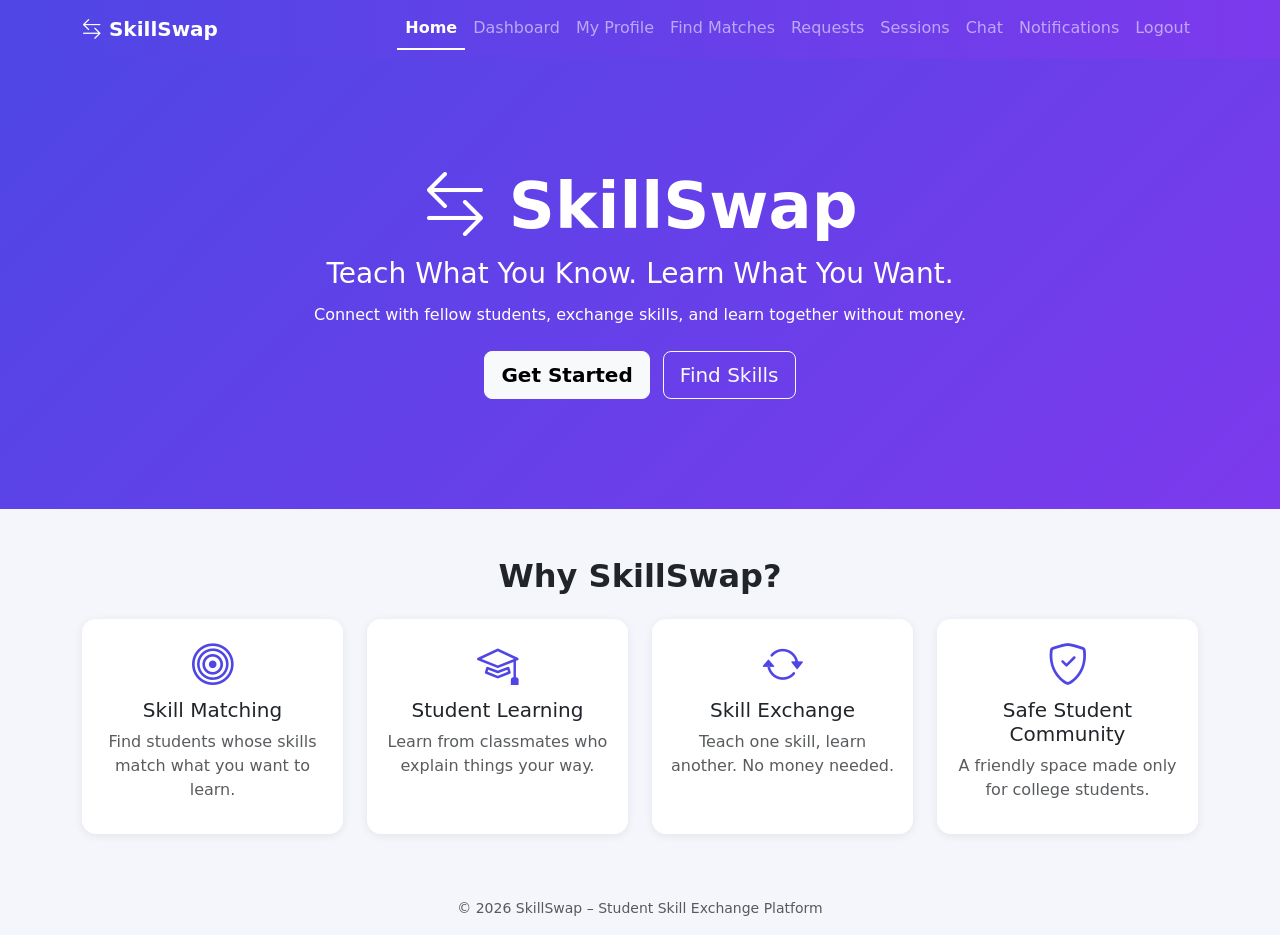
<file: index.html>
<!DOCTYPE html>
<html lang="en">
<head>
<meta charset="UTF-8">
<meta name="viewport" content="width=device-width, initial-scale=1">
<title>Home | SkillSwap</title>
<link href="https://cdn.jsdelivr.net/npm/bootstrap@5.3.3/dist/css/bootstrap.min.css" rel="stylesheet">
<link href="https://cdn.jsdelivr.net/npm/bootstrap-icons@1.11.3/font/bootstrap-icons.min.css" rel="stylesheet">
<link rel="stylesheet" href="style.css">
</head>
<body data-page="index">
<div id="navbar"></div>

<section class="hero text-center text-white">
  <div class="container">
    <h1 class="display-3 fw-bold"><i class="bi bi-arrow-left-right"></i> SkillSwap</h1>
    <p class="lead fs-3 mb-2">Teach What You Know. Learn What You Want.</p>
    <p class="mb-4">Connect with fellow students, exchange skills, and learn together without money.</p>
    <a href="register.html" class="btn btn-light btn-lg me-2 fw-semibold">Get Started</a>
    <a href="matches.html" class="btn btn-outline-light btn-lg">Find Skills</a>
  </div>
</section>
<div class="container my-5">
  <h2 class="text-center fw-bold mb-4">Why SkillSwap?</h2>
  <div class="row g-4">
    <div class="col-md-6 col-lg-3"><div class="card feature-card h-100 text-center p-3"><i class="bi bi-bullseye icon"></i><h5>Skill Matching</h5><p class="text-muted">Find students whose skills match what you want to learn.</p></div></div>
    <div class="col-md-6 col-lg-3"><div class="card feature-card h-100 text-center p-3"><i class="bi bi-mortarboard icon"></i><h5>Student Learning</h5><p class="text-muted">Learn from classmates who explain things your way.</p></div></div>
    <div class="col-md-6 col-lg-3"><div class="card feature-card h-100 text-center p-3"><i class="bi bi-arrow-repeat icon"></i><h5>Skill Exchange</h5><p class="text-muted">Teach one skill, learn another. No money needed.</p></div></div>
    <div class="col-md-6 col-lg-3"><div class="card feature-card h-100 text-center p-3"><i class="bi bi-shield-check icon"></i><h5>Safe Student Community</h5><p class="text-muted">A friendly space made only for college students.</p></div></div>
  </div>
</div>
<footer class="text-center py-3 mt-5 small text-muted">&copy; 2026 SkillSwap &ndash; Student Skill Exchange Platform</footer>
<script src="https://cdn.jsdelivr.net/npm/bootstrap@5.3.3/dist/js/bootstrap.bundle.min.js"></script>
<script src="js/script.js"></script>
</body>
</html>
</file>
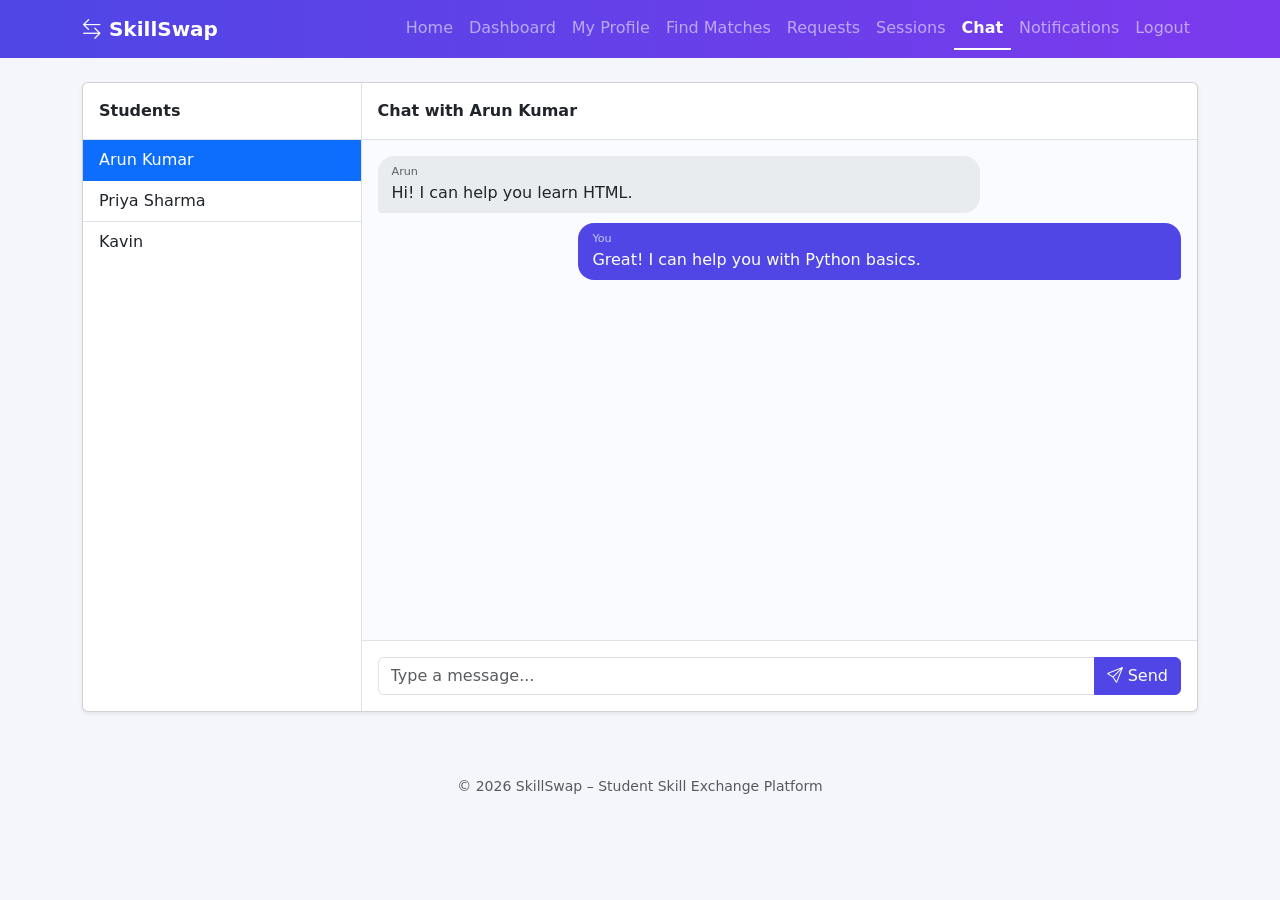
<file: chat.html>
<!DOCTYPE html>
<html lang="en">
<head>
<meta charset="UTF-8">
<meta name="viewport" content="width=device-width, initial-scale=1">
<title>Chat | SkillSwap</title>
<link href="https://cdn.jsdelivr.net/npm/bootstrap@5.3.3/dist/css/bootstrap.min.css" rel="stylesheet">
<link href="https://cdn.jsdelivr.net/npm/bootstrap-icons@1.11.3/font/bootstrap-icons.min.css" rel="stylesheet">
<link href="css/style.css" rel="stylesheet">
</head>
<body data-page="chat">
<div id="navbar"></div>

<div class="container my-4">
  <div class="card shadow-sm chat-card"><div class="row g-0 h-100">
    <div class="col-4 col-md-3 border-end"><div class="p-3 fw-bold border-bottom">Students</div><div id="contactList" class="list-group list-group-flush"></div></div>
    <div class="col-8 col-md-9 d-flex flex-column">
      <div class="p-3 fw-bold border-bottom" id="chatTitle">Chat with Arun Kumar</div>
      <div id="chatBox" class="chat-box flex-grow-1 p-3"></div>
      <div class="p-3 border-top"><div class="input-group">
        <input type="text" id="msgInput" class="form-control" placeholder="Type a message...">
        <button class="btn btn-primary" id="sendBtn"><i class="bi bi-send"></i> Send</button>
      </div></div>
    </div>
  </div></div>
</div>
<footer class="text-center py-3 mt-5 small text-muted">&copy; 2026 SkillSwap &ndash; Student Skill Exchange Platform</footer>
<script src="https://cdn.jsdelivr.net/npm/bootstrap@5.3.3/dist/js/bootstrap.bundle.min.js"></script>
<script src="js/script.js"></script>
</body>
</html>
</file>
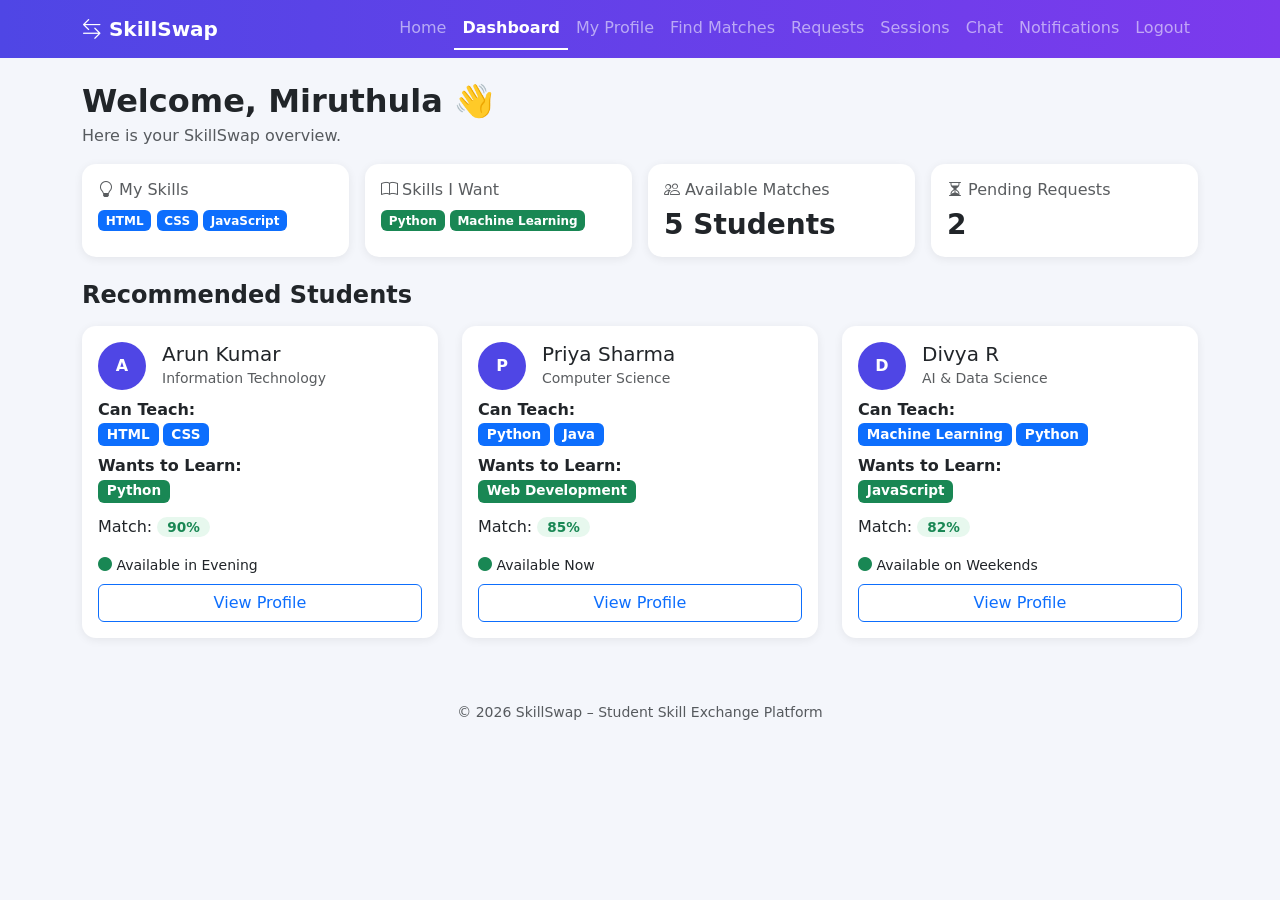
<file: dashboard.html>
<!DOCTYPE html>
<html lang="en">
<head>
<meta charset="UTF-8">
<meta name="viewport" content="width=device-width, initial-scale=1">
<title>Dashboard | SkillSwap</title>
<link href="https://cdn.jsdelivr.net/npm/bootstrap@5.3.3/dist/css/bootstrap.min.css" rel="stylesheet">
<link href="https://cdn.jsdelivr.net/npm/bootstrap-icons@1.11.3/font/bootstrap-icons.min.css" rel="stylesheet">
<link href="css/style.css" rel="stylesheet">
</head>
<body data-page="dashboard">
<div id="navbar"></div>

<div class="container my-4">
  <h2 class="fw-bold mb-1">Welcome, <span id="userName">Miruthula</span> 👋</h2>
  <p class="text-muted">Here is your SkillSwap overview.</p>
  <div class="row g-3 mb-4">
    <div class="col-md-6 col-lg-3"><div class="card stat-card h-100 p-3"><h6 class="text-muted"><i class="bi bi-lightbulb"></i> My Skills</h6><div><span class="badge bg-primary">HTML</span> <span class="badge bg-primary">CSS</span> <span class="badge bg-primary">JavaScript</span></div></div></div>
    <div class="col-md-6 col-lg-3"><div class="card stat-card h-100 p-3"><h6 class="text-muted"><i class="bi bi-book"></i> Skills I Want</h6><div><span class="badge bg-success">Python</span> <span class="badge bg-success">Machine Learning</span></div></div></div>
    <div class="col-md-6 col-lg-3"><div class="card stat-card h-100 p-3"><h6 class="text-muted"><i class="bi bi-people"></i> Available Matches</h6><h3 class="fw-bold mb-0">5 Students</h3></div></div>
    <div class="col-md-6 col-lg-3"><div class="card stat-card h-100 p-3"><h6 class="text-muted"><i class="bi bi-hourglass-split"></i> Pending Requests</h6><h3 class="fw-bold mb-0">2</h3></div></div>
  </div>
  <h4 class="fw-bold mb-3">Recommended Students</h4>
  <div class="row g-4" id="recommended"></div>
</div>
<footer class="text-center py-3 mt-5 small text-muted">&copy; 2026 SkillSwap &ndash; Student Skill Exchange Platform</footer>
<script src="https://cdn.jsdelivr.net/npm/bootstrap@5.3.3/dist/js/bootstrap.bundle.min.js"></script>
<script src="js/script.js"></script>
</body>
</html>
</file>
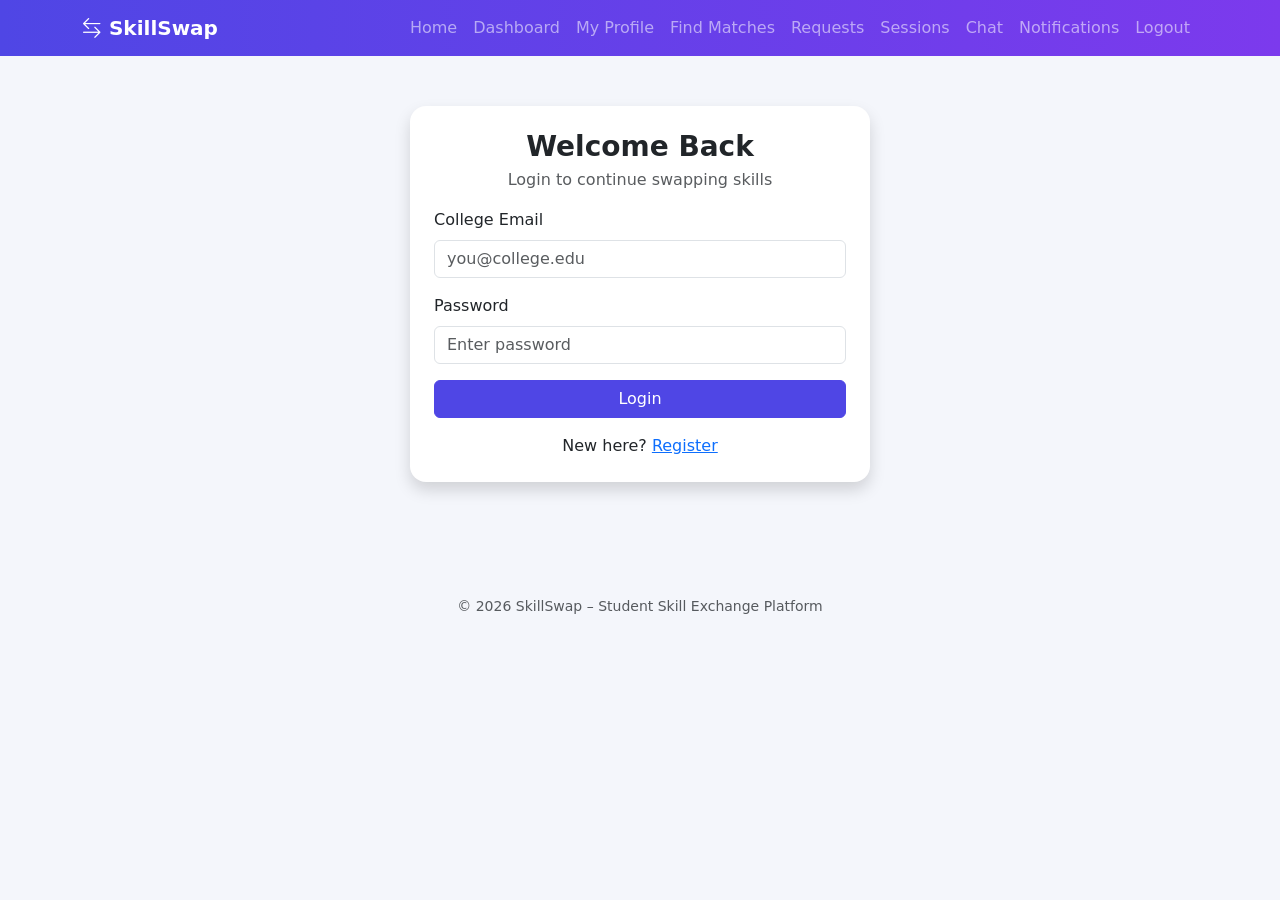
<file: login.html>
<!DOCTYPE html>
<html lang="en">
<head>
<meta charset="UTF-8">
<meta name="viewport" content="width=device-width, initial-scale=1">
<title>Login | SkillSwap</title>
<link href="https://cdn.jsdelivr.net/npm/bootstrap@5.3.3/dist/css/bootstrap.min.css" rel="stylesheet">
<link href="https://cdn.jsdelivr.net/npm/bootstrap-icons@1.11.3/font/bootstrap-icons.min.css" rel="stylesheet">
<link href="css/style.css" rel="stylesheet">
</head>
<body data-page="login">
<div id="navbar"></div>

<div class="container auth-wrap">
  <div class="card auth-card shadow p-4 mx-auto">
    <h3 class="fw-bold text-center mb-1">Welcome Back</h3>
    <p class="text-center text-muted">Login to continue swapping skills</p>
    <form id="loginForm">
      <div class="mb-3"><label class="form-label">College Email</label><input type="email" id="email" class="form-control" placeholder="you@college.edu" required></div>
      <div class="mb-3"><label class="form-label">Password</label><input type="password" id="password" class="form-control" placeholder="Enter password" required></div>
      <button type="submit" class="btn btn-primary w-100">Login</button>
    </form>
    <p class="text-center mt-3 mb-0">New here? <a href="register.html">Register</a></p>
  </div>
</div>
<footer class="text-center py-3 mt-5 small text-muted">&copy; 2026 SkillSwap &ndash; Student Skill Exchange Platform</footer>
<script src="https://cdn.jsdelivr.net/npm/bootstrap@5.3.3/dist/js/bootstrap.bundle.min.js"></script>
<script src="js/script.js"></script>
</body>
</html>
</file>
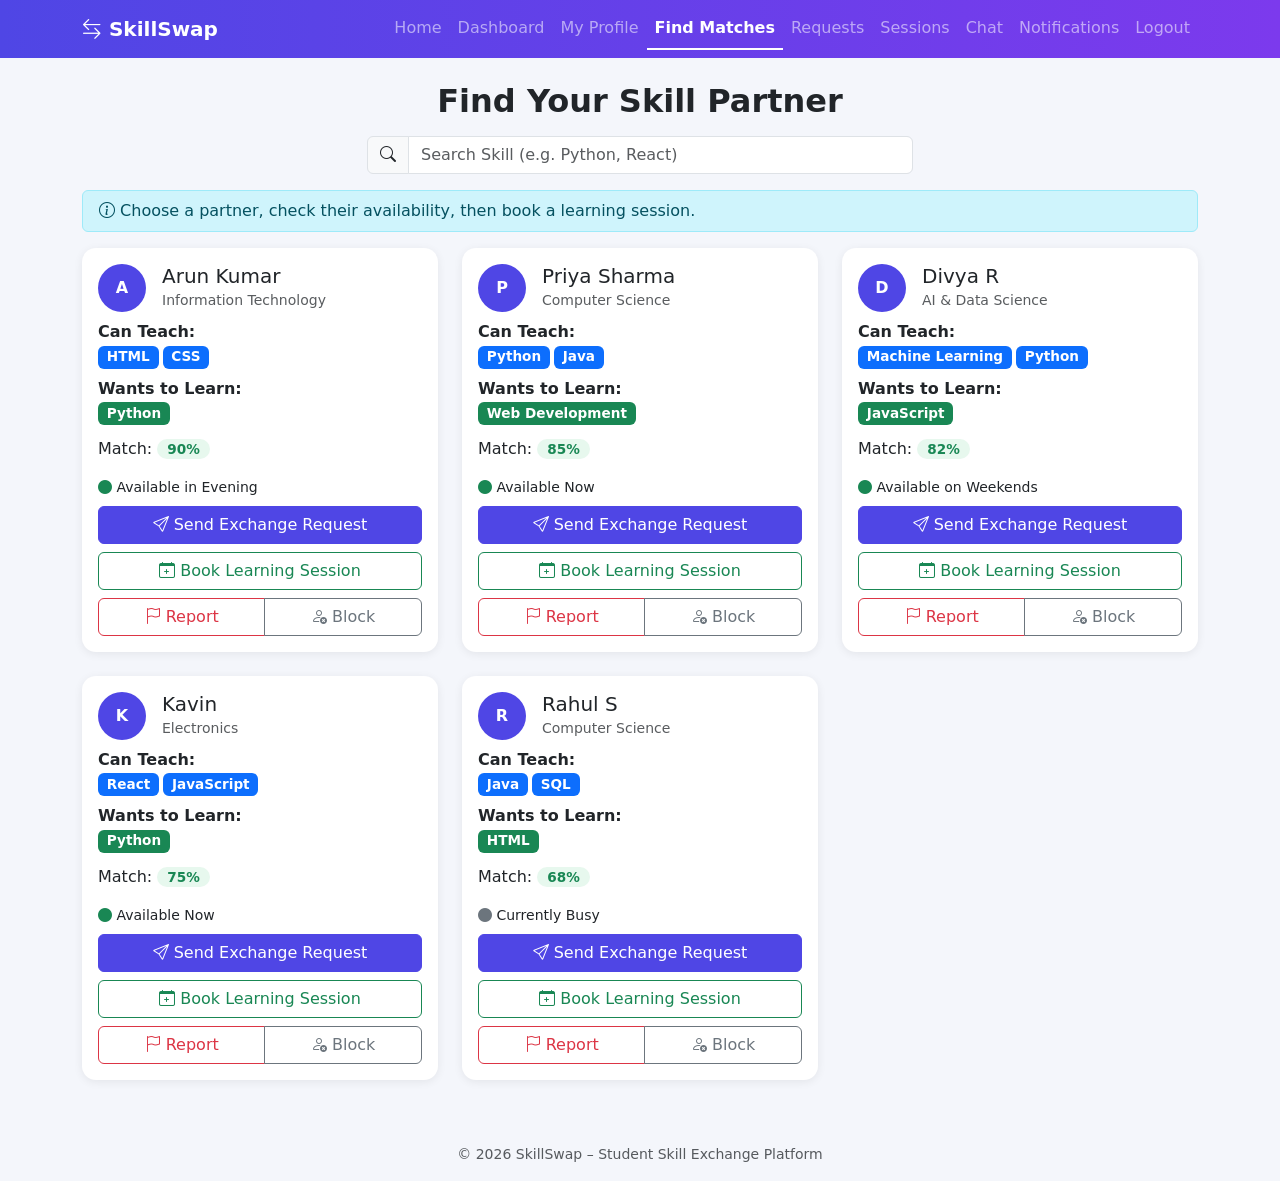
<file: matches.html>
<!DOCTYPE html>
<html lang="en">
<head>
<meta charset="UTF-8">
<meta name="viewport" content="width=device-width, initial-scale=1">
<title>Find Matches | SkillSwap</title>
<link href="https://cdn.jsdelivr.net/npm/bootstrap@5.3.3/dist/css/bootstrap.min.css" rel="stylesheet">
<link href="https://cdn.jsdelivr.net/npm/bootstrap-icons@1.11.3/font/bootstrap-icons.min.css" rel="stylesheet">
<link href="css/style.css" rel="stylesheet">
</head>
<body data-page="matches">
<div id="navbar"></div>

<div class="container my-4">
  <h2 class="fw-bold text-center mb-3">Find Your Skill Partner</h2>
  <div class="row justify-content-center mb-3"><div class="col-md-6">
    <div class="input-group"><span class="input-group-text"><i class="bi bi-search"></i></span>
    <input type="text" id="searchInput" class="form-control" placeholder="Search Skill (e.g. Python, React)"></div>
  </div></div>
  <div id="alertBox"></div><div class="alert alert-info py-2"><i class="bi bi-info-circle"></i> Choose a partner, check their availability, then book a learning session.</div>
  <div class="row g-4" id="matchList"></div>
  <p id="noResult" class="text-center text-muted d-none mt-4">No students found for that skill.</p>
</div>
<footer class="text-center py-3 mt-5 small text-muted">&copy; 2026 SkillSwap &ndash; Student Skill Exchange Platform</footer>
<script src="https://cdn.jsdelivr.net/npm/bootstrap@5.3.3/dist/js/bootstrap.bundle.min.js"></script>
<script src="js/script.js"></script>
</body>
</html>
</file>
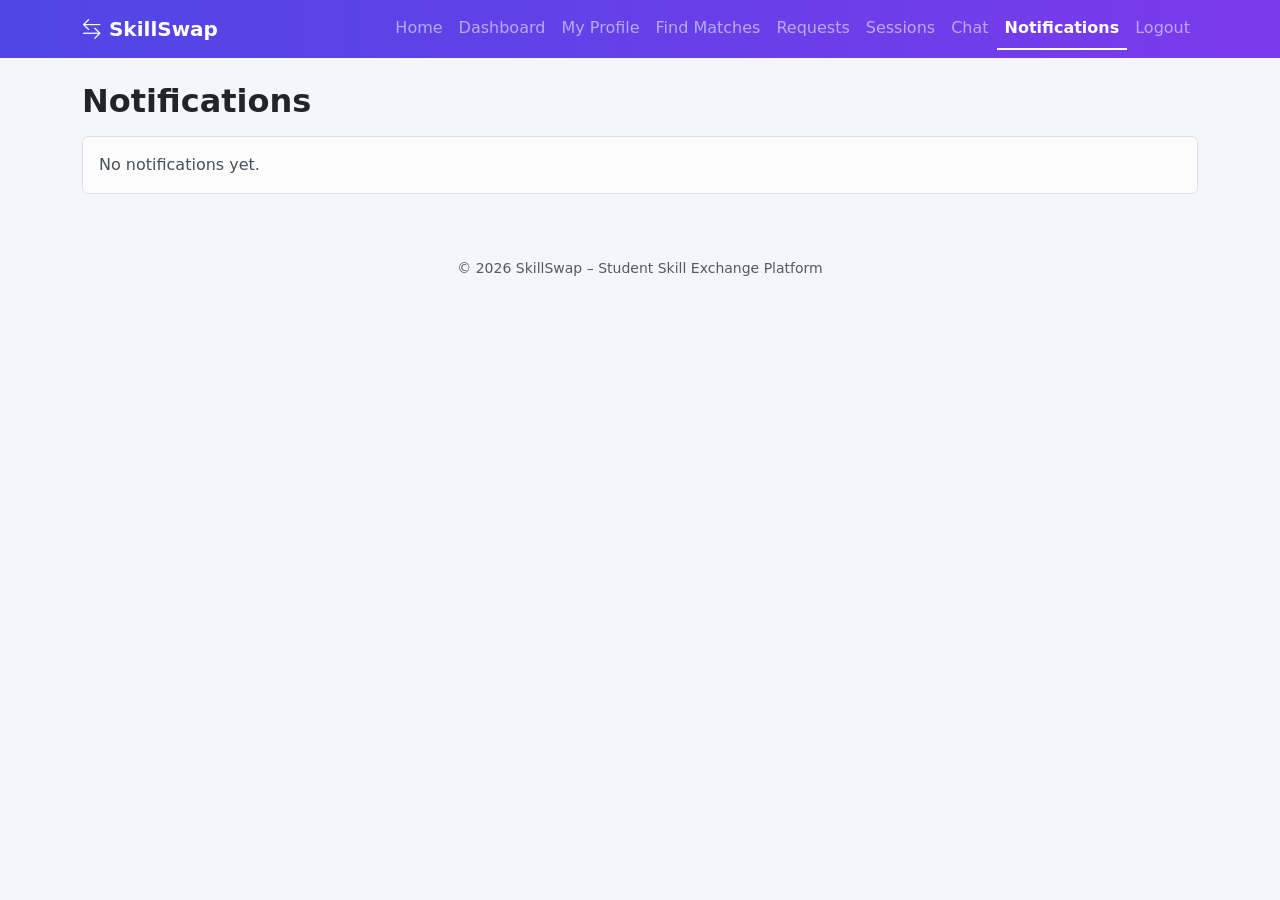
<file: notifications.html>
<!DOCTYPE html><html lang="en"><head><meta charset="UTF-8"><meta name="viewport" content="width=device-width, initial-scale=1"><title>Notifications | SkillSwap</title><link href="https://cdn.jsdelivr.net/npm/bootstrap@5.3.3/dist/css/bootstrap.min.css" rel="stylesheet"><link href="https://cdn.jsdelivr.net/npm/bootstrap-icons@1.11.3/font/bootstrap-icons.min.css" rel="stylesheet"><link href="css/style.css" rel="stylesheet"></head><body data-page="notifications"><div id="navbar"></div><div class="container my-4"><h2 class="fw-bold mb-3">Notifications</h2><div id="notificationList"></div></div><footer class="text-center py-3 mt-5 small text-muted">&copy; 2026 SkillSwap – Student Skill Exchange Platform</footer><script src="https://cdn.jsdelivr.net/npm/bootstrap@5.3.3/dist/js/bootstrap.bundle.min.js"></script><script src="js/script.js"></script></body></html>
</file>
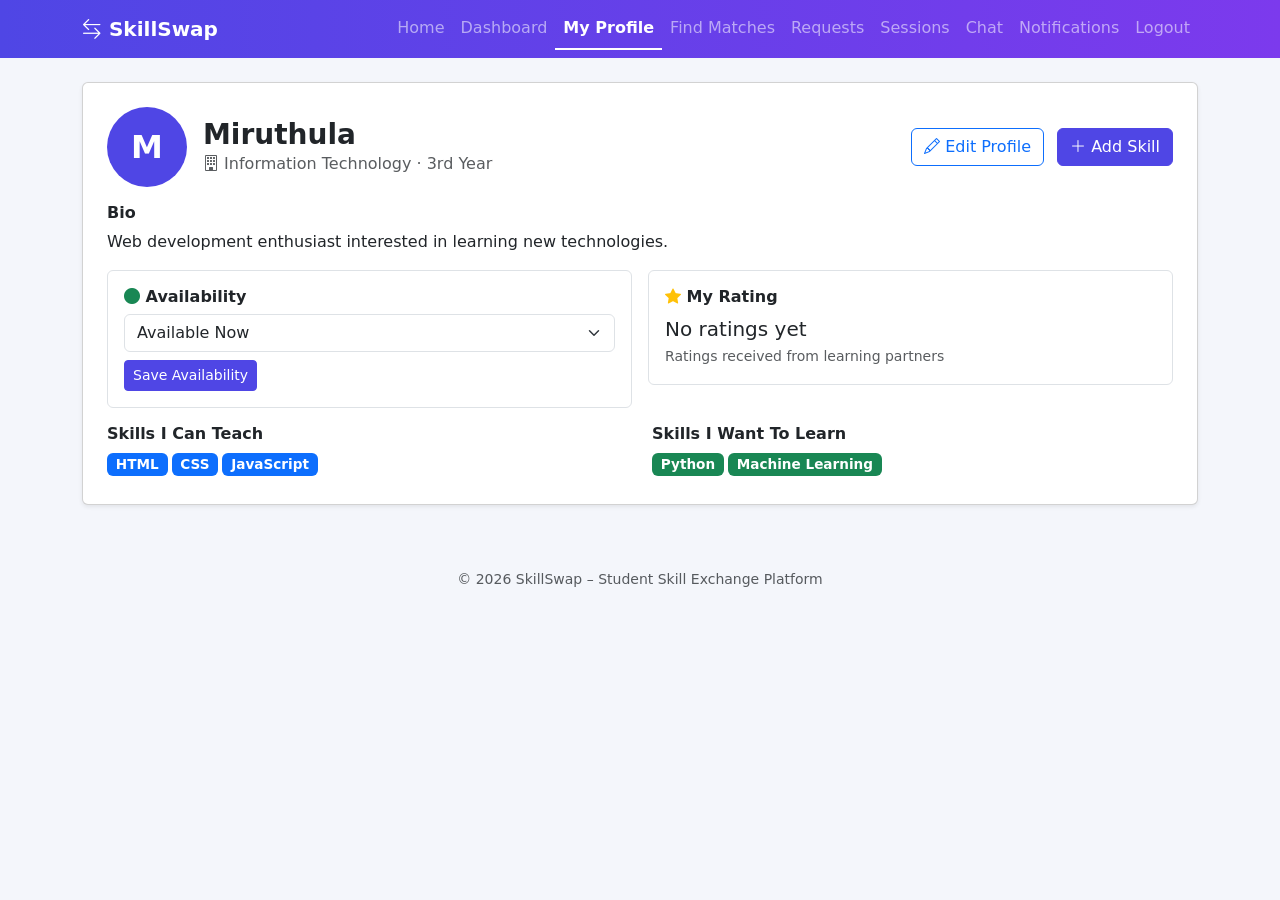
<file: profile.html>
<!DOCTYPE html>
<html lang="en">
<head>
<meta charset="UTF-8">
<meta name="viewport" content="width=device-width, initial-scale=1">
<title>My Profile | SkillSwap</title>
<link href="https://cdn.jsdelivr.net/npm/bootstrap@5.3.3/dist/css/bootstrap.min.css" rel="stylesheet">
<link href="https://cdn.jsdelivr.net/npm/bootstrap-icons@1.11.3/font/bootstrap-icons.min.css" rel="stylesheet">
<link href="css/style.css" rel="stylesheet">
</head>
<body data-page="profile">
<div id="navbar"></div>

<div class="container my-4">
  <div id="alertBox"></div>
  <div class="card shadow-sm p-4">
    <div class="d-flex align-items-center flex-wrap gap-3 mb-3">
      <div class="avatar avatar-lg">M</div>
      <div>
        <h3 class="fw-bold mb-0" id="pName">Miruthula</h3>
        <div class="text-muted"><i class="bi bi-building"></i> <span id="pDept">Information Technology</span> &middot; <span id="pYear">3rd Year</span></div>
      </div>
      <div class="ms-md-auto">
        <button class="btn btn-outline-primary me-2" data-bs-toggle="modal" data-bs-target="#editModal"><i class="bi bi-pencil"></i> Edit Profile</button>
        <button class="btn btn-primary" data-bs-toggle="modal" data-bs-target="#skillModal"><i class="bi bi-plus-lg"></i> Add Skill</button>
      </div>
    </div>
    <h6 class="fw-bold">Bio</h6>
    <p id="pBio">Web development enthusiast interested in learning new technologies.</p>
    <div class="row g-3 mb-3">
      <div class="col-md-6"><div class="border rounded p-3"><h6 class="fw-bold"><i class="bi bi-circle-fill text-success"></i> Availability</h6><select id="availability" class="form-select"><option value="available">Available Now</option><option value="evening">Available in Evening</option><option value="weekend">Available on Weekends</option><option value="busy">Currently Busy</option></select><button class="btn btn-sm btn-primary mt-2" id="saveAvailability">Save Availability</button></div></div>
      <div class="col-md-6"><div class="border rounded p-3"><h6 class="fw-bold"><i class="bi bi-star-fill text-warning"></i> My Rating</h6><div id="myRating" class="fs-5">No ratings yet</div><small class="text-muted">Ratings received from learning partners</small></div></div>
    </div>
    <div class="row">
      <div class="col-md-6"><h6 class="fw-bold">Skills I Can Teach</h6><div id="teachList"></div></div>
      <div class="col-md-6"><h6 class="fw-bold">Skills I Want To Learn</h6><div id="wantList"></div></div>
    </div>
  </div>
</div>
<div class="modal fade" id="editModal" tabindex="-1"><div class="modal-dialog"><div class="modal-content">
  <div class="modal-header"><h5 class="modal-title">Edit Profile</h5><button class="btn-close" data-bs-dismiss="modal"></button></div>
  <div class="modal-body">
    <label class="form-label">Name</label><input id="eName" class="form-control mb-2">
    <label class="form-label">Bio</label><textarea id="eBio" class="form-control" rows="3"></textarea>
  </div>
  <div class="modal-footer"><button class="btn btn-primary" id="saveProfile" data-bs-dismiss="modal">Save</button></div>
</div></div></div>
<div class="modal fade" id="skillModal" tabindex="-1"><div class="modal-dialog"><div class="modal-content">
  <div class="modal-header"><h5 class="modal-title">Add Skill</h5><button class="btn-close" data-bs-dismiss="modal"></button></div>
  <div class="modal-body">
    <label class="form-label">Skill Name</label><input id="skillName" class="form-control mb-2" placeholder="e.g. Java">
    <label class="form-label">Type</label>
    <select id="skillType" class="form-select"><option value="teach">I can teach this</option><option value="want">I want to learn this</option></select>
  </div>
  <div class="modal-footer"><button class="btn btn-primary" id="saveSkill" data-bs-dismiss="modal">Add</button></div>
</div></div></div>
<footer class="text-center py-3 mt-5 small text-muted">&copy; 2026 SkillSwap &ndash; Student Skill Exchange Platform</footer>
<script src="https://cdn.jsdelivr.net/npm/bootstrap@5.3.3/dist/js/bootstrap.bundle.min.js"></script>
<script src="js/script.js"></script>
</body>
</html>
</file>
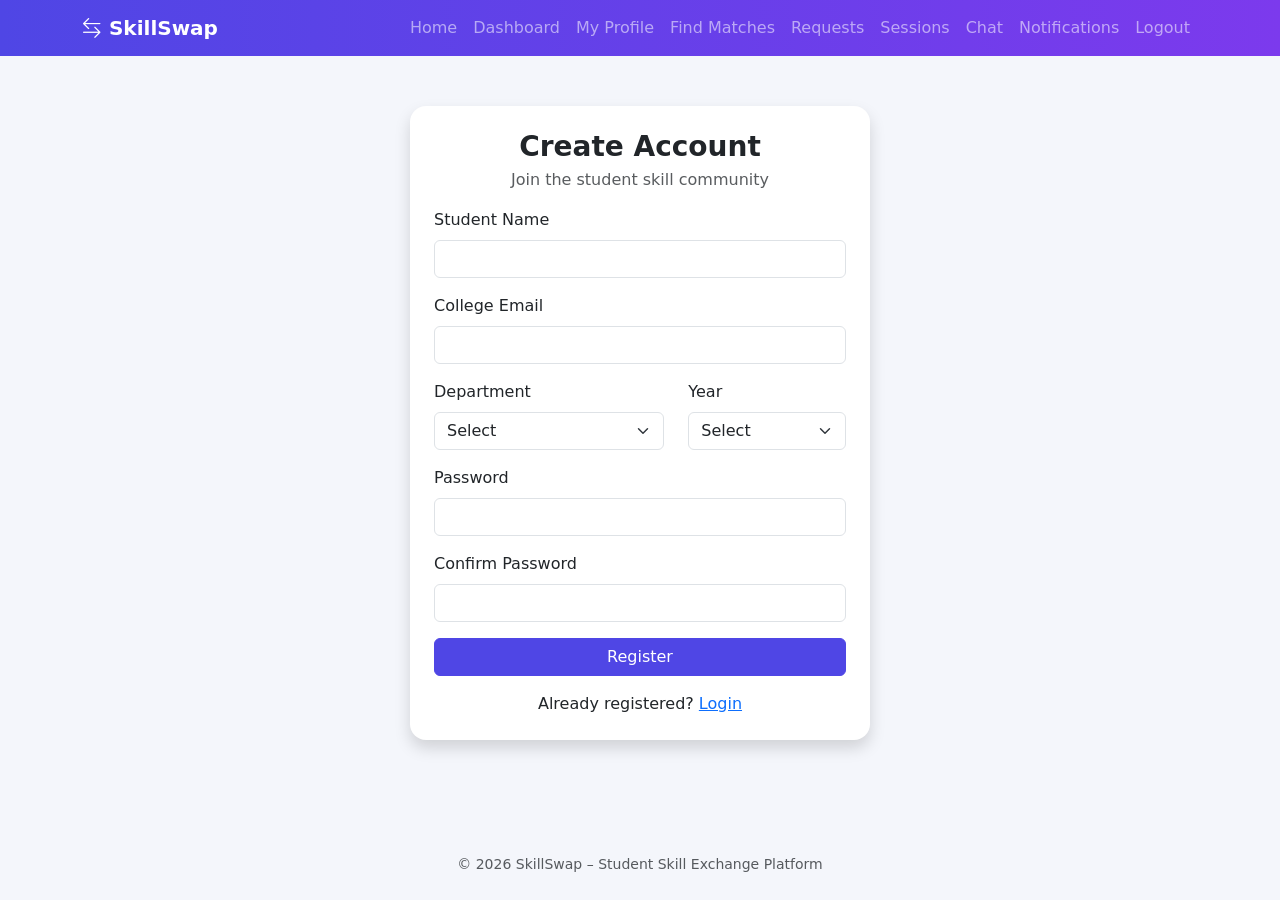
<file: register.html>
<!DOCTYPE html>
<html lang="en">
<head>
<meta charset="UTF-8">
<meta name="viewport" content="width=device-width, initial-scale=1">
<title>Register | SkillSwap</title>
<link href="https://cdn.jsdelivr.net/npm/bootstrap@5.3.3/dist/css/bootstrap.min.css" rel="stylesheet">
<link href="https://cdn.jsdelivr.net/npm/bootstrap-icons@1.11.3/font/bootstrap-icons.min.css" rel="stylesheet">
<link href="css/style.css" rel="stylesheet">
</head>
<body data-page="register">
<div id="navbar"></div>

<div class="container auth-wrap">
  <div class="card auth-card shadow p-4 mx-auto">
    <h3 class="fw-bold text-center mb-1">Create Account</h3>
    <p class="text-center text-muted">Join the student skill community</p>
    <div id="alertBox"></div>
    <form id="registerForm">
      <div class="mb-3"><label class="form-label">Student Name</label><input type="text" id="name" class="form-control" required></div>
      <div class="mb-3"><label class="form-label">College Email</label><input type="email" id="email" class="form-control" required></div>
      <div class="row">
        <div class="col-md-7 mb-3"><label class="form-label">Department</label>
          <select id="dept" class="form-select" required><option value="">Select</option><option>Information Technology</option><option>Computer Science</option><option>AI &amp; Data Science</option><option>Electronics</option><option>Mechanical</option></select></div>
        <div class="col-md-5 mb-3"><label class="form-label">Year</label>
          <select id="year" class="form-select" required><option value="">Select</option><option>1st Year</option><option>2nd Year</option><option>3rd Year</option><option>4th Year</option></select></div>
      </div>
      <div class="mb-3"><label class="form-label">Password</label><input type="password" id="password" class="form-control" minlength="4" required></div>
      <div class="mb-3"><label class="form-label">Confirm Password</label><input type="password" id="confirm" class="form-control" required></div>
      <button type="submit" class="btn btn-primary w-100">Register</button>
    </form>
    <p class="text-center mt-3 mb-0">Already registered? <a href="login.html">Login</a></p>
  </div>
</div>
<footer class="text-center py-3 mt-5 small text-muted">&copy; 2026 SkillSwap &ndash; Student Skill Exchange Platform</footer>
<script src="https://cdn.jsdelivr.net/npm/bootstrap@5.3.3/dist/js/bootstrap.bundle.min.js"></script>
<script src="js/script.js"></script>
</body>
</html>
</file>
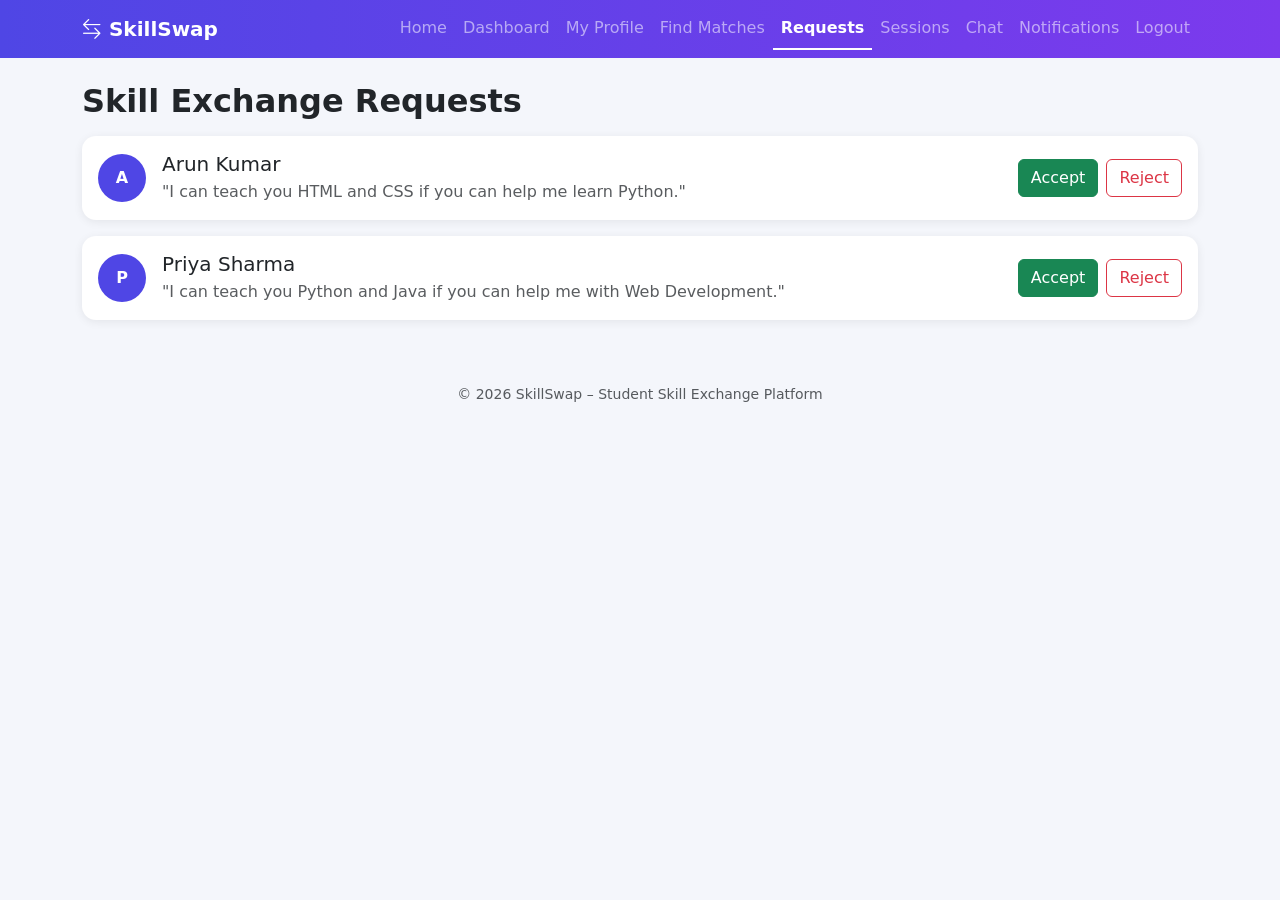
<file: requests.html>
<!DOCTYPE html>
<html lang="en">
<head>
<meta charset="UTF-8">
<meta name="viewport" content="width=device-width, initial-scale=1">
<title>Requests | SkillSwap</title>
<link href="https://cdn.jsdelivr.net/npm/bootstrap@5.3.3/dist/css/bootstrap.min.css" rel="stylesheet">
<link href="https://cdn.jsdelivr.net/npm/bootstrap-icons@1.11.3/font/bootstrap-icons.min.css" rel="stylesheet">
<link href="css/style.css" rel="stylesheet">
</head>
<body data-page="requests">
<div id="navbar"></div>

<div class="container my-4">
  <h2 class="fw-bold mb-3">Skill Exchange Requests</h2>
  <div id="alertBox"></div>
  <div id="requestList"></div>
</div>
<footer class="text-center py-3 mt-5 small text-muted">&copy; 2026 SkillSwap &ndash; Student Skill Exchange Platform</footer>
<script src="https://cdn.jsdelivr.net/npm/bootstrap@5.3.3/dist/js/bootstrap.bundle.min.js"></script>
<script src="js/script.js"></script>
</body>
</html>
</file>
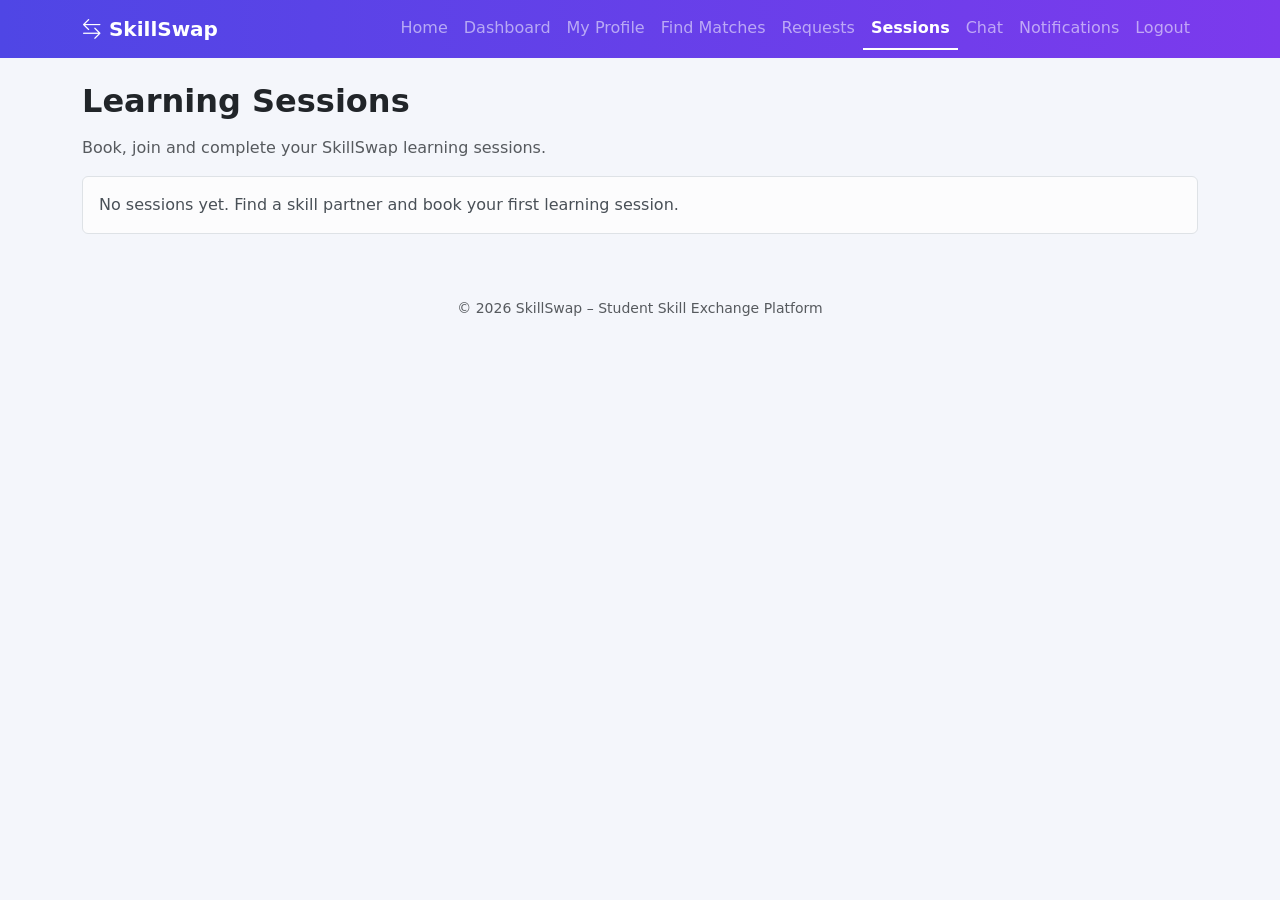
<file: sessions.html>
<!DOCTYPE html>
<html lang="en"><head><meta charset="UTF-8"><meta name="viewport" content="width=device-width, initial-scale=1">
<title>Learning Sessions | SkillSwap</title>
<link href="https://cdn.jsdelivr.net/npm/bootstrap@5.3.3/dist/css/bootstrap.min.css" rel="stylesheet"><link href="https://cdn.jsdelivr.net/npm/bootstrap-icons@1.11.3/font/bootstrap-icons.min.css" rel="stylesheet"><link href="css/style.css" rel="stylesheet"></head>
<body data-page="sessions"><div id="navbar"></div>
<div class="container my-4"><div id="alertBox"></div><h2 class="fw-bold mb-3">Learning Sessions</h2><p class="text-muted">Book, join and complete your SkillSwap learning sessions.</p><div id="sessionList"></div></div>
<div class="modal fade" id="reviewModal" tabindex="-1"><div class="modal-dialog"><div class="modal-content"><div class="modal-header"><h5 class="modal-title">Rate & Feedback</h5><button class="btn-close" data-bs-dismiss="modal"></button></div><div class="modal-body"><input type="hidden" id="reviewSessionId"><label class="form-label">Rating</label><select id="rating" class="form-select mb-3"><option value="5">★★★★★ - Excellent</option><option value="4">★★★★ - Very Good</option><option value="3">★★★ - Good</option><option value="2">★★ - Needs Improvement</option><option value="1">★ - Poor</option></select><label class="form-label">Feedback</label><textarea id="feedback" class="form-control" rows="4" placeholder="Share your learning experience..."></textarea></div><div class="modal-footer"><button class="btn btn-primary" id="submitReview" data-bs-dismiss="modal">Submit Feedback</button></div></div></div></div>
<footer class="text-center py-3 mt-5 small text-muted">&copy; 2026 SkillSwap – Student Skill Exchange Platform</footer><script src="https://cdn.jsdelivr.net/npm/bootstrap@5.3.3/dist/js/bootstrap.bundle.min.js"></script><script src="js/script.js"></script></body></html>
</file>
<file: style.css>
:root{--brand:#4f46e5;--brand2:#7c3aed}
body{background:#f4f6fb;font-family:'Segoe UI',system-ui,sans-serif;min-height:100vh}
.navbar{background:linear-gradient(90deg,var(--brand),var(--brand2))}
.navbar .nav-link.active{font-weight:700;border-bottom:2px solid #fff}
.hero{background:linear-gradient(135deg,var(--brand),var(--brand2));padding:110px 0}
.btn-primary{background:var(--brand);border-color:var(--brand)}
.btn-primary:hover{background:var(--brand2);border-color:var(--brand2)}
.feature-card,.stat-card,.student-card{border:none;border-radius:14px;box-shadow:0 2px 10px rgba(0,0,0,.07);transition:.2s}
.feature-card:hover,.student-card:hover{transform:translateY(-5px);box-shadow:0 8px 20px rgba(79,70,229,.2)}
.feature-card .icon{font-size:2.6rem;color:var(--brand)}
.auth-wrap{padding:50px 0}
.auth-card{max-width:460px;border:none;border-radius:16px}
.avatar{width:48px;height:48px;border-radius:50%;background:var(--brand);color:#fff;display:flex;align-items:center;justify-content:center;font-weight:700;flex-shrink:0}
.avatar-lg{width:80px;height:80px;font-size:2rem}
.skill-badge{font-size:.85rem;margin:0 4px 4px 0}
.match-pill{background:#e7f8ee;color:#198754;font-weight:700;border-radius:20px;padding:2px 10px;font-size:.85rem}
.chat-card{height:70vh;overflow:hidden}
.chat-box{overflow-y:auto;background:#fafbff}
.bubble{max-width:75%;padding:8px 14px;border-radius:16px;margin-bottom:10px;word-wrap:break-word}
.bubble.them{background:#e9ecef;border-bottom-left-radius:4px}
.bubble.me{background:var(--brand);color:#fff;margin-left:auto;border-bottom-right-radius:4px}
.bubble small{display:block;font-size:.7rem;opacity:.7}
</file>
<file: css/style.css>
:root{--brand:#4f46e5;--brand2:#7c3aed}
body{background:#f4f6fb;font-family:'Segoe UI',system-ui,sans-serif;min-height:100vh}
.navbar{background:linear-gradient(90deg,var(--brand),var(--brand2))}
.navbar .nav-link.active{font-weight:700;border-bottom:2px solid #fff}
.hero{background:linear-gradient(135deg,var(--brand),var(--brand2));padding:110px 0}
.btn-primary{background:var(--brand);border-color:var(--brand)}
.btn-primary:hover{background:var(--brand2);border-color:var(--brand2)}
.feature-card,.stat-card,.student-card{border:none;border-radius:14px;box-shadow:0 2px 10px rgba(0,0,0,.07);transition:.2s}
.feature-card:hover,.student-card:hover{transform:translateY(-5px);box-shadow:0 8px 20px rgba(79,70,229,.2)}
.feature-card .icon{font-size:2.6rem;color:var(--brand)}
.auth-wrap{padding:50px 0}
.auth-card{max-width:460px;border:none;border-radius:16px}
.avatar{width:48px;height:48px;border-radius:50%;background:var(--brand);color:#fff;display:flex;align-items:center;justify-content:center;font-weight:700;flex-shrink:0}
.avatar-lg{width:80px;height:80px;font-size:2rem}
.skill-badge{font-size:.85rem;margin:0 4px 4px 0}
.match-pill{background:#e7f8ee;color:#198754;font-weight:700;border-radius:20px;padding:2px 10px;font-size:.85rem}
.chat-card{height:70vh;overflow:hidden}
.chat-box{overflow-y:auto;background:#fafbff}
.bubble{max-width:75%;padding:8px 14px;border-radius:16px;margin-bottom:10px;word-wrap:break-word}
.bubble.them{background:#e9ecef;border-bottom-left-radius:4px}
.bubble.me{background:var(--brand);color:#fff;margin-left:auto;border-bottom-right-radius:4px}
.bubble small{display:block;font-size:.7rem;opacity:.7}
</file>
